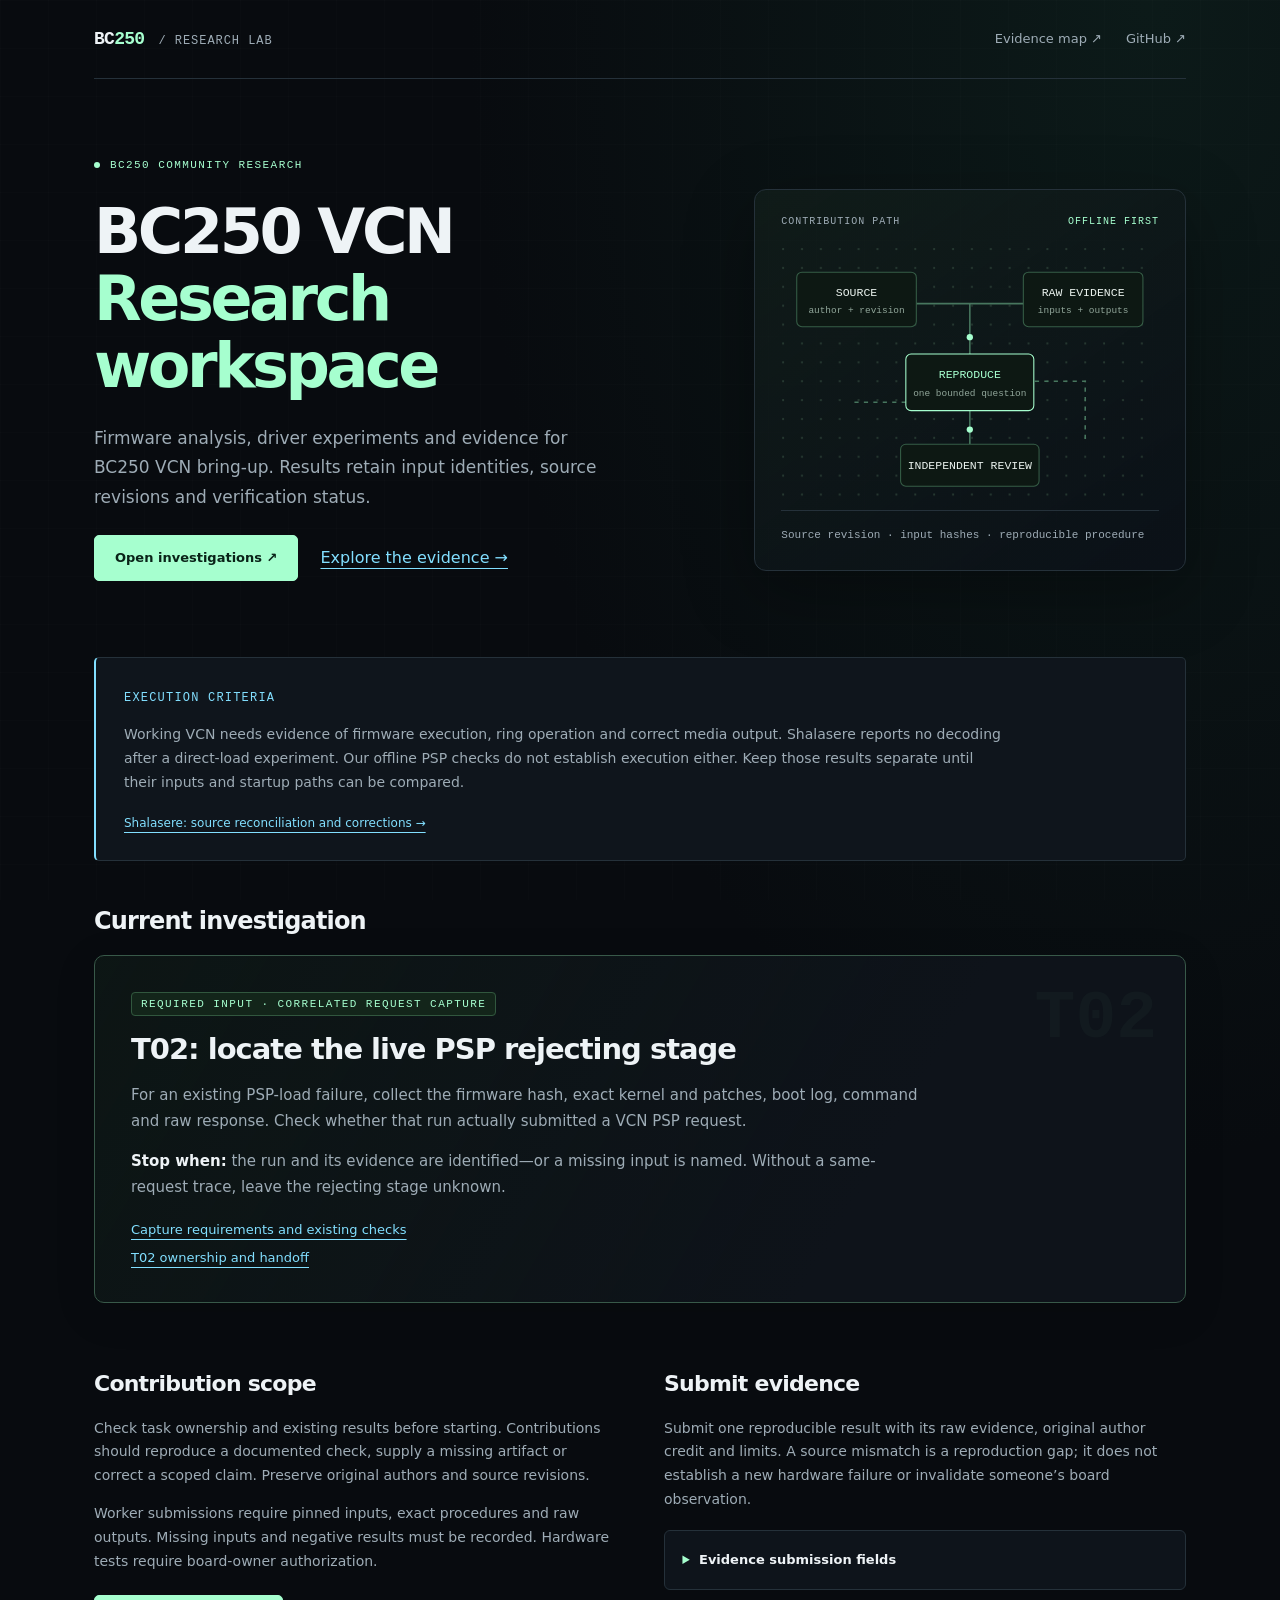
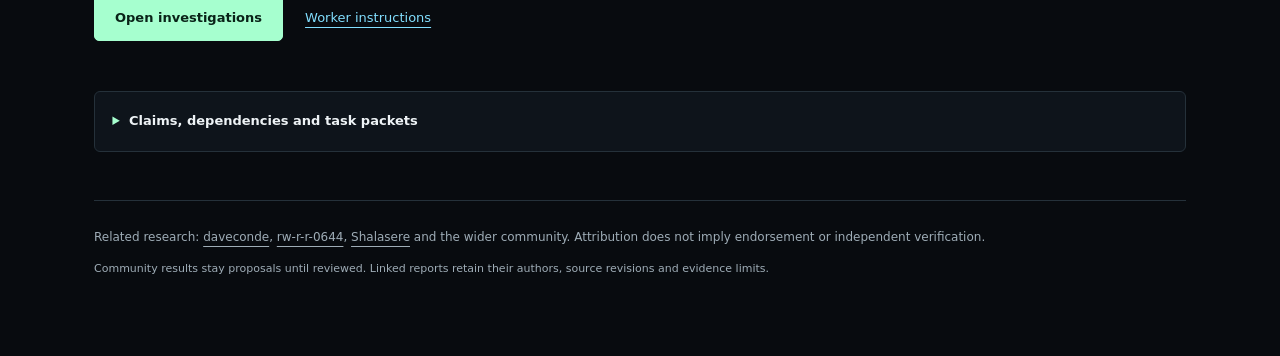
<file: index.html>
<!doctype html>
<html lang="en"><head><meta charset="utf-8"><meta name="viewport" content="width=device-width, initial-scale=1"><title>BC250 / Community Research Lab</title>
<link rel="stylesheet" href="assets/landing.css"><link rel="stylesheet" href="assets/terminal.css"><script defer src="assets/terminal.js"></script></head><body><main><header class="masthead"><a class="brand" href="index.html">BC<b>250</b><span>/ RESEARCH LAB</span></a><nav aria-label="Main navigation"><a href="map.html">Evidence map ↗</a><a href="https://github.com/hciengr/bc250-vcn-community">GitHub ↗</a></nav></header><section class="hero"><div>
<div class="eyebrow">BC250 community research</div><h1>BC250 VCN<br><span>Research workspace</span></h1>
<p class="intro">Firmware analysis, driver experiments and evidence for BC250 VCN bring-up. Results retain input identities, source revisions and verification status.</p>
<div class="links"><a class="button" href="https://github.com/hciengr/bc250-vcn-community/issues">Open investigations ↗</a><a href="map.html">Explore the evidence →</a></div></div><div class="hero-art"><div class="art-caption"><span>CONTRIBUTION PATH</span><span>OFFLINE FIRST</span></div><svg viewBox="0 0 360 240" role="img" aria-label="Sources lead to reproduction, independent review and shared evidence"><defs><pattern id="dots" width="18" height="18" patternUnits="userSpaceOnUse"><circle cx="2" cy="2" r="1" fill="#2a3e35"/></pattern></defs><rect width="360" height="240" fill="url(#dots)"/><g fill="none" stroke="#47765e" stroke-width="1.5"><path d="M72 54H180V108M288 54H180M180 148V188"/><path d="M70 148H136M224 128H290V188" stroke-dasharray="4 5"/></g><g fill="#0d1813" stroke="#365e47"><rect x="15" y="24" width="114" height="52" rx="5"/><rect x="231" y="24" width="114" height="52" rx="5"/><rect x="119" y="102" width="122" height="54" rx="5" stroke="#a6ffcf"/><rect x="114" y="188" width="132" height="40" rx="5"/></g><g font-family="monospace" text-anchor="middle" font-size="11"><text x="72" y="47" fill="#eaf2ee">SOURCE</text><text x="72" y="63" fill="#91a69a" font-size="9">author + revision</text><text x="288" y="47" fill="#eaf2ee">RAW EVIDENCE</text><text x="288" y="63" fill="#91a69a" font-size="9">inputs + outputs</text><text x="180" y="125" fill="#a6ffcf">REPRODUCE</text><text x="180" y="142" fill="#91a69a" font-size="9">one bounded question</text><text x="180" y="212" fill="#eaf2ee">INDEPENDENT REVIEW</text></g><g fill="#a6ffcf"><circle cx="180" cy="86" r="3"/><circle cx="180" cy="174" r="3"/></g></svg><p class="art-note">Source revision · input hashes · reproducible procedure</p></div></section>
<div class="connection"><strong>Execution criteria</strong><p>Working VCN needs evidence of firmware execution, ring operation and correct media output. Shalasere reports no decoding after a direct-load experiment. Our offline PSP checks do not establish execution either. Keep those results separate until their inputs and startup paths can be compared.</p><a href="evidence/shalasere-upstream-2026-10-01.md">Shalasere: source reconciliation and corrections →</a></div>
<h2>Current investigation</h2><article class="card"><span class="tag">Required input · correlated request capture</span><h3>T02: locate the live PSP rejecting stage</h3><p>For an existing PSP-load failure, collect the firmware hash, exact kernel and patches, boot log, command and raw response. Check whether that run actually submitted a VCN PSP request.</p><p><strong>Stop when:</strong> the run and its evidence are identified—or a missing input is named. Without a same-request trace, leave the rejecting stage unknown.</p><a href="https://github.com/hciengr/bc250-vcn-community/blob/investigate-t02/submissions/t02-stage-audit-2026-10-02.md">Capture requirements and existing checks</a><br><a href="https://github.com/hciengr/bc250-vcn-community/issues/4">T02 ownership and handoff</a></article>
<section class="content-grid"><div><h2>Contribution scope</h2><p>Check task ownership and existing results before starting. Contributions should reproduce a documented check, supply a missing artifact or correct a scoped claim. Preserve original authors and source revisions.</p><p>Worker submissions require pinned inputs, exact procedures and raw outputs. Missing inputs and negative results must be recorded. Hardware tests require board-owner authorization.</p>
<div class="links"><a class="button" href="https://github.com/hciengr/bc250-vcn-community/issues">Open investigations</a><a href="AGENTS.md">Worker instructions</a></div>
</div><div><h2>Submit evidence</h2><p>Submit one reproducible result with its raw evidence, original author credit and limits. A source mismatch is a reproduction gap; it does not establish a new hardware failure or invalidate someone’s board observation.</p>
<details><summary>Evidence submission fields</summary><p>Fill this in, then open an evidence issue or focused PR. Include task ID and snapshot identities when using a worker packet.</p><textarea id="starter" aria-label="Evidence submission fields" spellcheck="false">Question / task ID:
Human GitHub handle / worker ID:
Sources, author credit, revisions and input hashes:
Task snapshot commit / ledger SHA-256 (for worker tasks):
What I tried (exact steps):
Expected result / actual result:
Evidence files or links:
Controls / negative results:
What this supports / what remains unknown:
Missing input or bounded next step:
Stopping condition:</textarea><p><button class="button" id="copy">Copy submission fields</button> <span id="copied" role="status"></span></p><a href="https://github.com/hciengr/bc250-vcn-community/issues/new/choose">Open a contribution issue →</a></details>
</div></section><details><summary>Claims, dependencies and task packets</summary><p>The evidence map connects claims, source notes and task packets. Open it when you need the detailed research context.</p><div class="links"><a href="map.html">Open the evidence map and work board</a><a href="README.md">Project guide</a><a href="VERIFICATION.md">Verification details</a></div></details>
<footer>Related research: <a href="https://github.com/daveconde/bc250-vcn-enable">daveconde</a>, <a href="https://github.com/rw-r-r-0644/bc250-smu-unlock">rw-r-r-0644</a>, <a href="https://github.com/Shalasere/bc250-vcn-research">Shalasere</a> and the wider community. Attribution does not imply endorsement or independent verification.<p>Community results stay proposals until reviewed. Linked reports retain their authors, source revisions and evidence limits.</p></footer>
</main><script>if(/^#S\d+$/.test(location.hash)){location.replace("map.html"+location.hash);}document.querySelector('#copy').addEventListener('click',async()=>{const field=document.querySelector('#starter');try{await navigator.clipboard.writeText(field.value);document.querySelector('#copied').textContent='Copied.';}catch{field.focus();field.select();document.querySelector('#copied').textContent='Text selected. Press Ctrl+C or Command+C to copy.';}});</script></body></html>
</file>
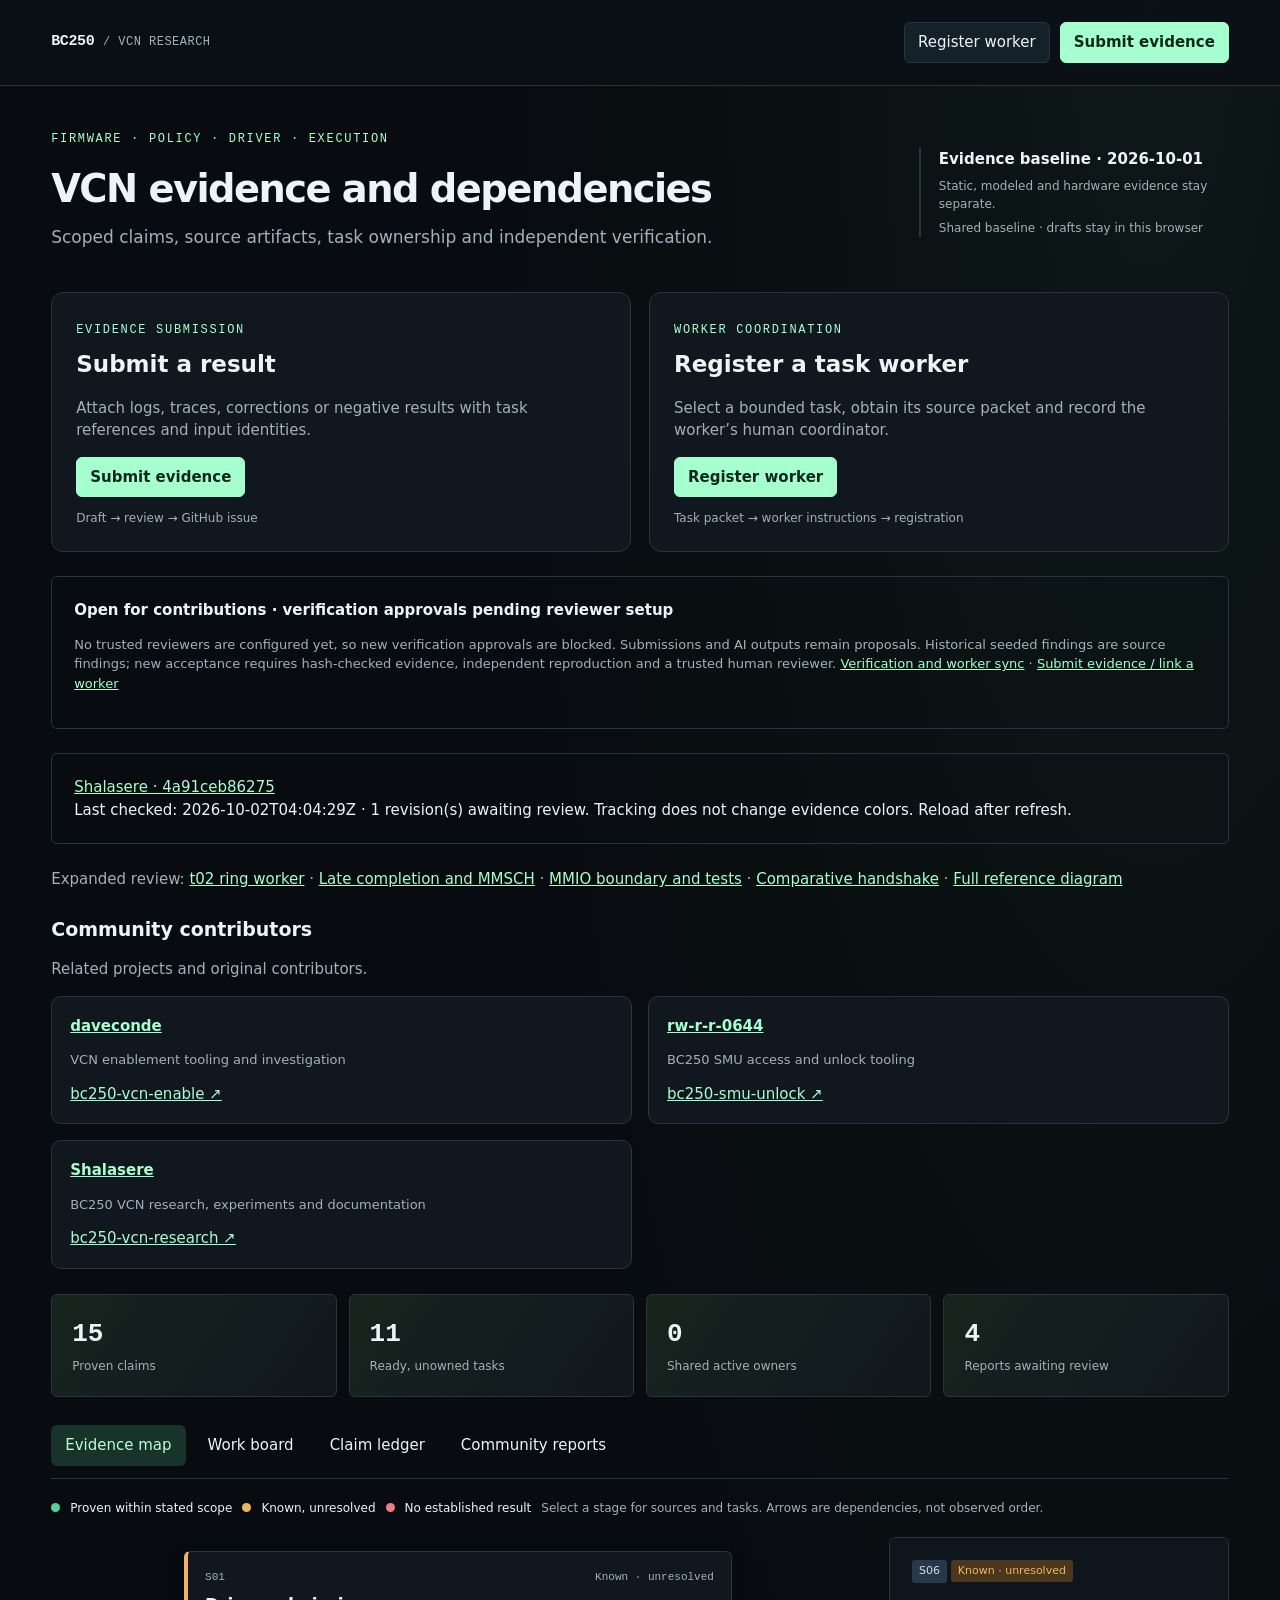
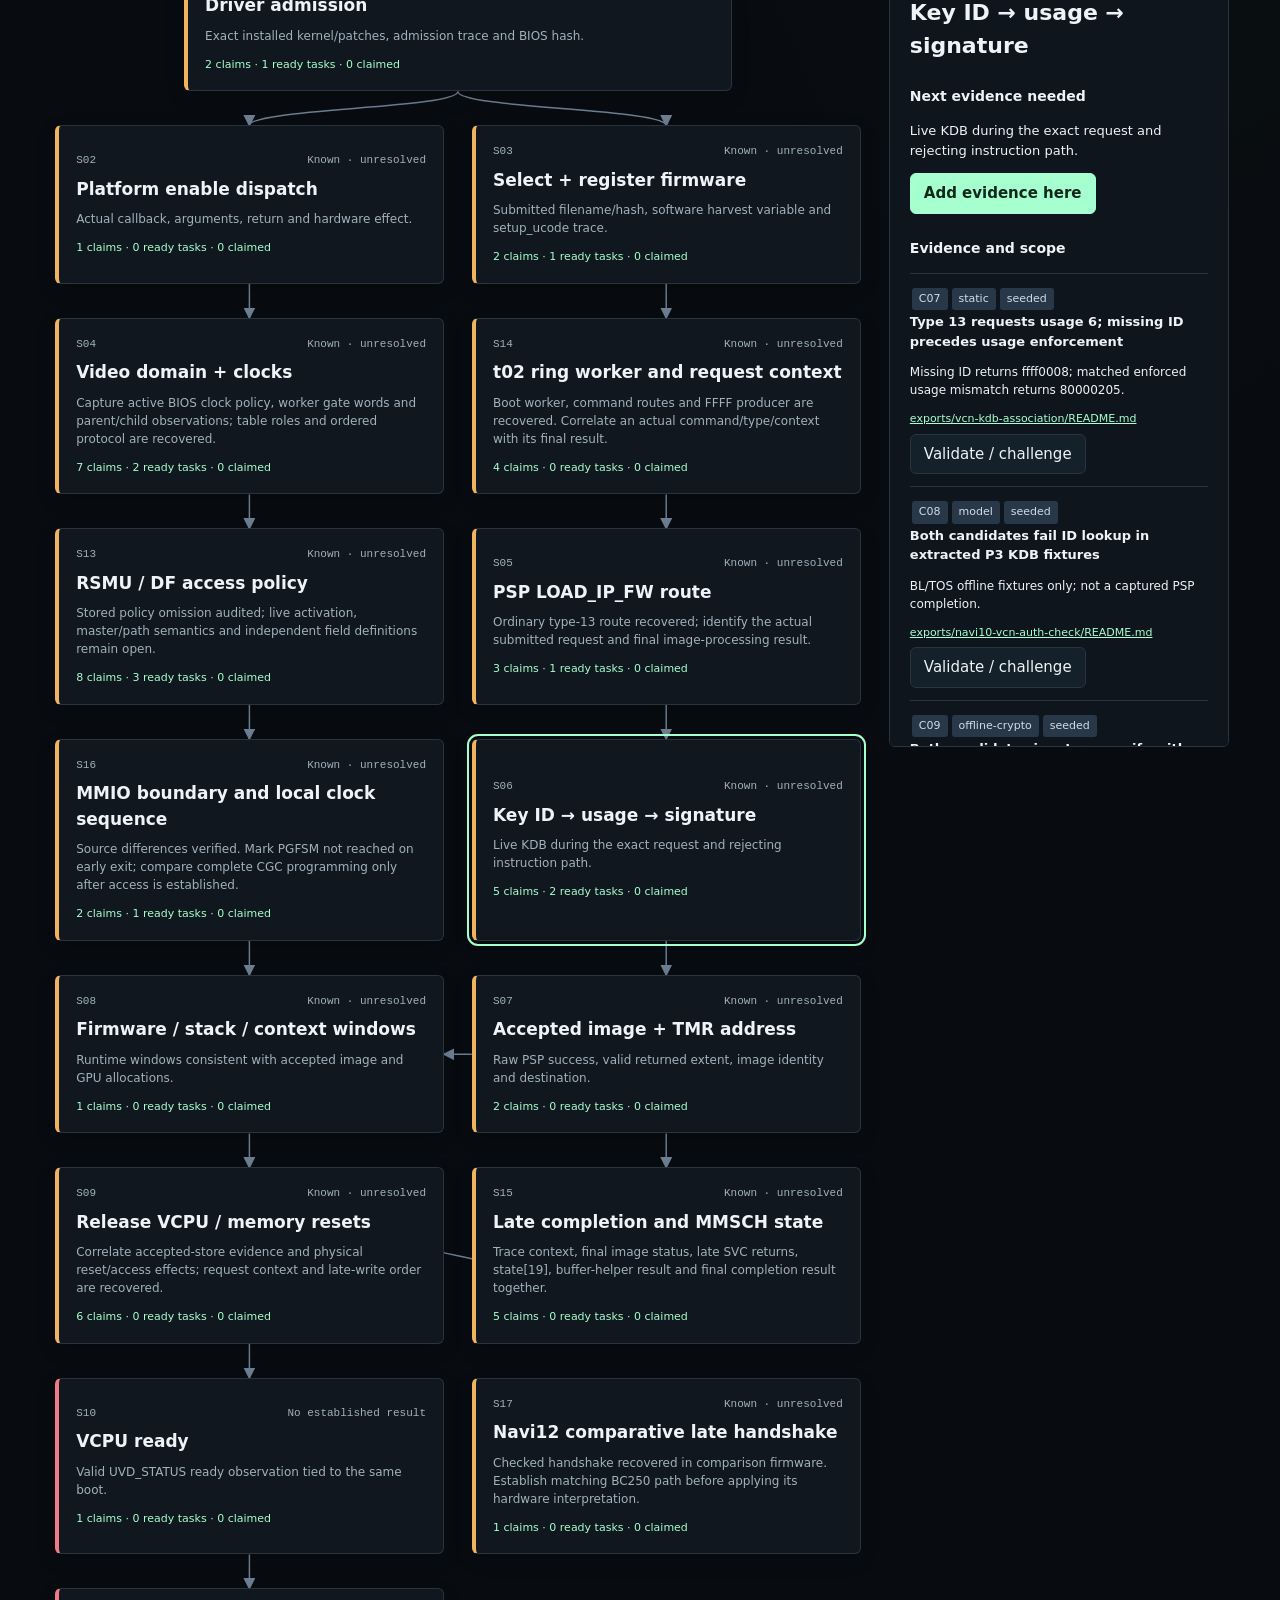
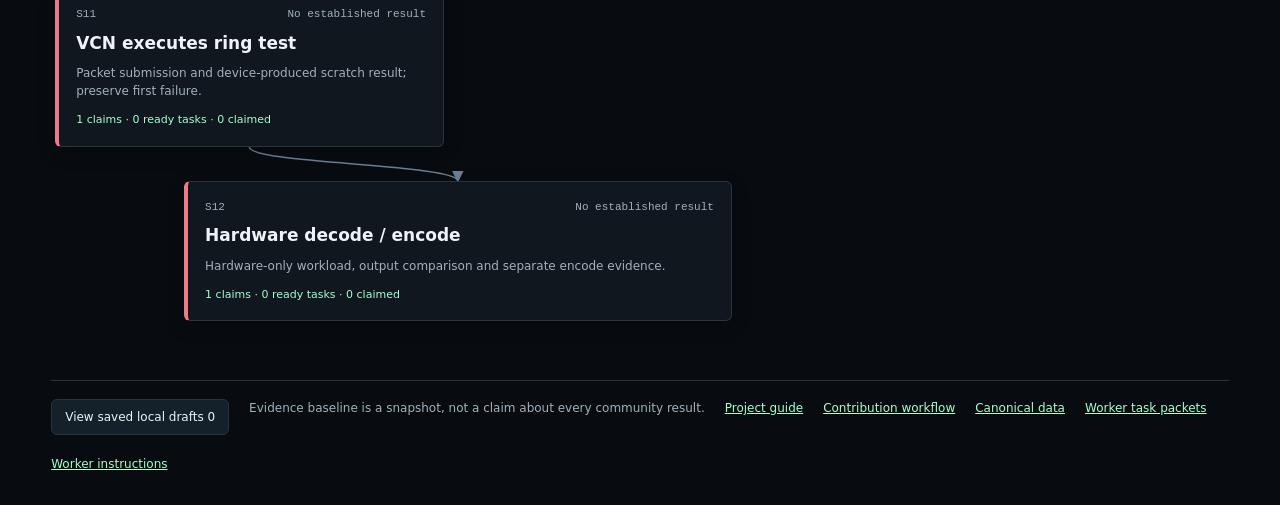
<file: map.html>
<!doctype html>
<html lang="en"><head><meta charset="utf-8"><meta name="viewport" content="width=device-width,initial-scale=1"><title>BC250 · VCN evidence map</title><link rel="stylesheet" href="assets/style.css"><script defer src="assets/data.js"></script><link rel="stylesheet" href="assets/terminal.css"><script defer src="assets/terminal.js"></script><script defer src="assets/app.js"></script><script defer src="assets/contributions.js"></script><link rel="stylesheet" href="assets/console-theme.css"></head>
<body><header><a class="brand" href="index.html">BC250 <span>/ VCN RESEARCH</span></a><div class="top-actions"><button id="link-worker">Register worker</button><button class="primary" id="contribute">Submit evidence</button></div></header>
<main><section class="intro"><div><p class="eyebrow">Firmware · policy · driver · execution</p><h1>VCN evidence and dependencies</h1><p class="lede">Scoped claims, source artifacts, task ownership and independent verification.</p></div><div class="baseline"><strong id="baseline"></strong><span>Static, modeled and hardware evidence stay separate.</span><span id="sync-state">Shared baseline · drafts stay in this browser</span></div></section>
<section class="join-actions" aria-label="Contribute to the research">
  <article><span class="eyebrow">Evidence submission</span><h2>Submit a result</h2><p>Attach logs, traces, corrections or negative results with task references and input identities.</p><button class="primary" id="start-evidence">Submit evidence</button><span class="action-note">Draft → review → GitHub issue</span></article>
  <article><span class="eyebrow">Worker coordination</span><h2>Register a task worker</h2><p>Select a bounded task, obtain its source packet and record the worker’s human coordinator.</p><button class="primary" id="start-worker">Register worker</button><span class="action-note">Task packet → worker instructions → registration</span></article>
</section>
<div class="info"><strong>Open for contributions · verification approvals pending reviewer setup</strong><p>No trusted reviewers are configured yet, so new verification approvals are blocked. Submissions and AI outputs remain proposals. Historical seeded findings are source findings; new acceptance requires hash-checked evidence, independent reproduction and a trusted human reviewer. <a href="VERIFICATION.md">Verification and worker sync</a> · <a href="https://github.com/hciengr/bc250-vcn-community/issues/new/choose" target="_blank" rel="noopener">Submit evidence / link a worker</a></p></div><div id="upstream-status" class="info"></div>
<p class="muted">Expanded review: <a href="#S14">t02 ring worker</a> · <a href="#S15">Late completion and MMSCH</a> · <a href="#S16">MMIO boundary and tests</a> · <a href="#S17">Comparative handshake</a> · <a href="assets/reference-map.svg" target="_blank" rel="noopener">Full reference diagram</a></p>
<script defer src="assets/upstream.js"></script><script defer src="assets/upstream-view.js"></script>
<section class="contributor-credits" aria-labelledby="contributor-title"><h2 id="contributor-title">Community contributors</h2><p class="muted">Related projects and original contributors.</p><div class="contributor-links"><article><a href="https://github.com/daveconde" target="_blank" rel="noopener"><strong>daveconde</strong></a><p>VCN enablement tooling and investigation</p><a href="https://github.com/daveconde/bc250-vcn-enable" target="_blank" rel="noopener">bc250-vcn-enable ↗</a></article><article><a href="https://github.com/rw-r-r-0644" target="_blank" rel="noopener"><strong>rw-r-r-0644</strong></a><p>BC250 SMU access and unlock tooling</p><a href="https://github.com/rw-r-r-0644/bc250-smu-unlock" target="_blank" rel="noopener">bc250-smu-unlock ↗</a></article><article><a href="https://github.com/Shalasere" target="_blank" rel="noopener"><strong>Shalasere</strong></a><p>BC250 VCN research, experiments and documentation</p><a href="https://github.com/Shalasere/bc250-vcn-research" target="_blank" rel="noopener">bc250-vcn-research ↗</a></article></div></section>
<div id="stats" class="stats"></div>
<nav aria-label="Project views"><button class="tab active" data-view="map">Evidence map</button><button class="tab" data-view="work">Work board</button><button class="tab" data-view="claims">Claim ledger</button><button class="tab" data-view="inbox">Community reports</button></nav>
<section id="view-map" class="view"><div class="legend"><span class="dot proven"></span>Proven within stated scope <span class="dot partial"></span>Known, unresolved <span class="dot unknown"></span>No established result <span class="muted">Select a stage for sources and tasks. Arrows are dependencies, not observed order.</span></div><div class="map-layout"><div id="map" class="map"><svg id="connections" aria-hidden="true"></svg></div><aside id="detail" class="detail" aria-live="polite"></aside></div></section>
<section id="view-work" class="view" hidden><div class="toolbar"><label>Search work<input id="task-search" placeholder="Reset, KDB, kernel…"></label><label>Your skills<select id="skill-filter"><option value="">All skills</option></select></label><label>Availability<select id="availability"><option value="all">All tasks</option><option value="ready">Ready and unowned</option><option value="claimed">Claimed work</option><option value="blocked">Waiting / review</option></select></label></div><div id="recommendations" class="recommendations"></div><div id="work-board" class="board"></div></section>
<section id="view-claims" class="view" hidden><div class="toolbar"><label>Search claims<input id="claim-search" placeholder="Address, source or finding…"></label><label>Evidence type<select id="kind-filter"><option value="">All types</option></select></label><label>Status<select id="state-filter"><option value="">All states</option><option value="proven">Proven</option><option value="partial">Unresolved</option><option value="unknown">Unknown result</option></select></label></div><div id="claim-ledger"></div></section>
<section id="view-inbox" class="view" hidden><div class="section-heading"><div><h2>Reports waiting for review</h2><p>Messages are sources, not automatically validated conclusions.</p></div><button id="report-button">Submit a report</button></div><div id="reports"></div><div class="info"><strong>Discord history import</strong><p>The channel URL alone did not provide access. Run the included importer on an authorized JSON export to retain message IDs, timestamps, authors and links. No messages are fetched or posted by this site.</p></div></section>
<footer><button id="export-drafts">View saved local drafts <span id="draft-count">0</span></button><span>Evidence baseline is a snapshot, not a claim about every community result.</span><a href="README.md">Project guide</a><a href="CONTRIBUTING.md">Contribution workflow</a><a href="data.json">Canonical data</a><a href="agent-tasks.json">Worker task packets</a><a href="AGENTS.md">Worker instructions</a></footer></main>
<dialog id="submission-dialog"><form id="submission-form"><div class="section-heading"><h2 id="dialog-title">Contribute evidence</h2><button type="button" id="close-dialog" aria-label="Close">×</button></div><p class="muted">Creates a local draft. Copy and submit it for shared review; this does not reserve work for other contributors.</p><input type="hidden" id="target"><label>Contribution type<select id="submission-type"><option value="evidence">New evidence</option><option value="validation">Independent validation</option><option value="claim">Claim a task</option><option value="handoff">Update / handoff</option><option value="negative">Negative result</option><option value="correction">Correction / counterevidence</option></select></label><label>Name or handle<input id="author" required maxlength="100"></label><label>Claim / task reference<input id="reference" placeholder="C23, T15 or S09" required></label><label>Source link / artifact path<input id="source" placeholder="Message permalink, log or report"></label><label>Environment and input hashes<textarea id="environment" rows="2" placeholder="BIOS, kernel, image hash, board, address space"></textarea></label><label>Finding, plan or handoff<textarea id="finding" rows="4" required placeholder="What changed? What did you observe? What remains unresolved?"></textarea></label><label>Reproduction / completion criterion<textarea id="reproduction" rows="3" required placeholder="Commands or bounded instruction path; expected / actual results"></textarea></label><label>Evidence type<select id="evidence-kind"><option value="community-report">Community report / proposed work</option><option value="static">Static instructions / table audit</option><option value="model">Offline model</option><option value="offline-crypto">Actual offline cryptographic validation</option><option value="hardware">Hardware observation</option></select></label><label>Planned task handoff / claim expiry<input type="date" id="claim-until"></label><label class="check"><input type="checkbox" id="independent">This intentionally reproduces existing work independently.</label><p id="submission-warning" role="status"></p><div class="dialog-actions"><button type="button" id="download-submission">View draft text</button><button type="submit" class="primary">Save local draft</button></div></form></dialog>
<dialog id="evidence-dialog" aria-labelledby="evidence-title"><form id="easy-evidence-form">
<div class="section-heading"><h2 id="evidence-title">Submit evidence</h2><button type="button" data-close="evidence-dialog" aria-label="Close evidence form">×</button></div>
<p class="muted">Prepare an evidence issue with source artifacts and reproduction details. Review and submit it on GitHub.</p>
<label>Task / claim reference<select id="easy-topic"></select></label>
<label>Result title<input id="easy-title" required maxlength="140" placeholder="For example: VCN version register responds after policy restoration"></label>
<label>Observation and scope<textarea id="easy-finding" required rows="4" placeholder="Procedure, observed result and unresolved questions"></textarea></label>
<label>Evidence type<select id="easy-kind"><option value="community-report">Unclassified report</option><option value="hardware">Board observation / hardware log</option><option value="static">Disassembly or table analysis</option><option value="model">Simulation or test fixture</option><option value="offline-crypto">Offline signature verification</option></select></label>
<label>Evidence link <span class="muted">(if you have one)</span><input id="easy-source" type="url" placeholder="https://…"></label>
<label class="check"><input id="easy-attach" type="checkbox">I’ll attach logs or files on GitHub instead.</label>
<details><summary>Reproduction details</summary>
<label>Exact reproduction procedure<textarea id="easy-method" rows="3" placeholder="Commands, input files, expected and actual results, controls"></textarea></label>
<label>Environment and hashes<textarea id="easy-environment" rows="2" placeholder="Board, boot, BIOS / firmware hashes, kernel, address space"></textarea></label>
<label>Name or credit<input id="easy-author" maxlength="100" placeholder="Your handle and any original investigator to credit"></label></details>
<p class="muted">Your post enters review. It does not mark a finding verified or complete.</p><p id="easy-error" role="status"></p>
<div class="dialog-actions"><button type="button" id="easy-download">View submission text</button><button class="primary" type="submit">Continue to GitHub →</button></div>
</form></dialog>
<dialog id="worker-dialog" aria-labelledby="worker-title"><form id="worker-form">
<div class="section-heading"><h2 id="worker-title">Register worker</h2><button type="button" data-close="worker-dialog" aria-label="Close worker form">×</button></div>
<p class="muted">Register worker identity, human coordinator and task scope. This form generates instructions; it does not execute a worker.</p>
<label>1. Select task<select id="worker-task" required></select></label>
<div id="worker-task-summary" class="worker-task-summary"></div>
<label>Work scope<select id="worker-mode"><option value="investigate">Investigate this task</option><option value="reproduce">Independently reproduce a result</option></select></label>
<label>Your GitHub username<input id="worker-human" required maxlength="39" pattern="[A-Za-z0-9-]+" placeholder="Human coordinator GitHub login"></label>
<label>Worker identifier<input id="worker-name" required maxlength="80" placeholder="For example: vcn-trace-worker"></label>
<div class="worker-step"><h3>2. Copy worker instructions</h3><p>The instructions include task scope, pinned evidence and verification requirements.</p><button type="button" id="copy-worker-prompt">Copy worker instructions</button><button type="button" id="download-worker-packet">View task packet</button><p id="worker-copy-status" role="status"></p><div class="worker-terminal"><div class="terminal-bar">research@bc250:~$ cat worker-instructions</div><textarea id="worker-prompt" readonly spellcheck="false" rows="9" aria-label="Worker instructions"></textarea></div></div>
<details><summary>Add a plan or handoff date <span class="muted">(optional)</span></summary><label>Your plan<textarea id="worker-plan" rows="2" placeholder="A bounded first step and expected output"></textarea></label><label>Planned handoff date<input type="date" id="worker-until"></label></details>
<p class="muted">3. Register on GitHub so others can coordinate. Check existing task issues before starting; registration awaits maintainer acceptance.</p><p id="worker-error" role="status"></p>
<div class="dialog-actions"><a id="worker-existing" target="_blank" rel="noopener">Check existing task issues</a><button class="primary" type="submit">Register worker on GitHub →</button></div>
</form></dialog>
<dialog id="handoff-dialog" aria-labelledby="handoff-title"><div class="section-heading"><h2 id="handoff-title">Submit the issue on GitHub</h2><button type="button" data-close="handoff-dialog" aria-label="Close submission handoff">×</button></div><p id="handoff-message"></p><p>Sign in, review the prefilled post, attach any files, then select <strong>Submit new issue</strong>. Your submission is only shared after that final step.</p><p id="handoff-long" hidden>The text is too long to prefill safely. Copy it below, then paste it into the GitHub issue.</p><div class="dialog-actions"><button id="handoff-copy" type="button">Copy submission</button><a class="primary action-link" id="handoff-open" target="_blank" rel="noopener">Open GitHub submission →</a></div><p id="handoff-copy-status" role="status"></p><details><summary>Review your submission</summary><pre id="handoff-preview"></pre></details></dialog>
<div id="toast" role="status" hidden></div></body></html>
</file>
<file: assets/landing.css>
:root{color-scheme:dark;--bg:#080b0f;--panel:#10151b;--line:#25313a;--ink:#eef3f6;--muted:#9eacb6;--mint:#a6ffcf;--cyan:#82dfff;--mono:ui-monospace,SFMono-Regular,Consolas,monospace}*{box-sizing:border-box}body{margin:0;background:radial-gradient(ellipse at 90% 0%,#12312866,transparent 42%),var(--bg);color:var(--ink);font:16px/1.7 system-ui,sans-serif}body:before{content:"";position:fixed;inset:0;background-image:linear-gradient(#ffffff03 1px,transparent 1px),linear-gradient(90deg,#ffffff03 1px,transparent 1px);background-size:48px 48px;pointer-events:none;z-index:-1}main{max-width:1160px;margin:auto;padding:0 34px 40px}a{color:var(--cyan);text-underline-offset:5px;text-decoration-thickness:1px}a:hover{color:var(--mint)}.masthead{display:flex;justify-content:space-between;align-items:center;gap:20px;border-bottom:1px solid var(--line);padding:28px 0}.brand{text-decoration:none;color:var(--ink);font:700 18px var(--mono);letter-spacing:-.04em}.brand b{color:var(--mint)}.brand span{color:var(--muted);font-weight:400;font-size:12px;letter-spacing:.08em;margin-left:14px}.masthead nav{display:flex;gap:24px}.masthead nav a{color:var(--muted);font-size:13px;text-decoration:none}.masthead nav a:hover{color:var(--ink)}.hero{display:grid;grid-template-columns:1.4fr 1fr;gap:56px;align-items:center;padding:78px 0 54px}.eyebrow,.tag,.section-label{font:11px/1.6 var(--mono);letter-spacing:.13em;text-transform:uppercase;color:var(--mint)}.eyebrow:before{content:"";display:inline-block;width:6px;height:6px;border-radius:50%;background:var(--mint);margin-right:10px}h1{font-size:clamp(36px,4.9vw,62px);line-height:1.08;letter-spacing:-.055em;font-weight:650;margin:24px 0}h1 span{color:var(--mint)}.intro{color:var(--muted);max-width:530px;font-size:17px;line-height:1.75}.links{display:flex;gap:22px;align-items:center;flex-wrap:wrap;margin:22px 0}.button{display:inline-flex;align-items:center;justify-content:center;text-decoration:none;background:var(--mint);color:#092318;border:1px solid var(--mint);padding:11px 20px;border-radius:5px;font-size:13px;font-weight:650;cursor:pointer}.button:hover{background:#c8ffe1;color:#092318;box-shadow:0 0 24px #a6ffcf18}.hero-art{position:relative;border:1px solid var(--line);border-radius:12px;background:linear-gradient(145deg,#15231d90,#0b1118);padding:26px;box-shadow:0 20px 70px #0005}.hero-art svg{width:100%;height:auto;display:block}.art-caption{display:flex;justify-content:space-between;color:var(--muted);font:10px var(--mono);letter-spacing:.1em;margin-bottom:20px}.art-caption span:last-child{color:var(--mint)}.art-note{border-top:1px solid var(--line);padding-top:16px;color:var(--muted);font:11px/1.6 var(--mono);margin-bottom:0}.connection{position:relative;background:#0f151c;border:1px solid var(--line);border-left:2px solid var(--cyan);border-radius:5px;padding:24px 28px;margin:0 0 44px}.connection strong{font:12px var(--mono);color:var(--cyan);text-transform:uppercase;letter-spacing:.1em}.connection p{color:var(--muted);font-size:14px;max-width:880px}.connection a{font-size:12px}h2{font-size:24px;line-height:1.35;letter-spacing:-.035em;margin:38px 0 18px}h3{font-size:29px;line-height:1.25;letter-spacing:-.035em;margin:16px 0}.card{position:relative;background:linear-gradient(120deg,#13241c70,#0e131a 70%);border:1px solid #385949;border-radius:10px;padding:32px 36px;max-width:100%;box-shadow:0 10px 40px #0002}.card:after{content:"T02";position:absolute;right:28px;top:24px;font:700 68px var(--mono);color:#a6ffcf08;pointer-events:none}.card p{color:var(--muted);font-size:15px;max-width:790px}.card strong{color:var(--ink)}.card a{font-size:13px}.card .tag{border:1px solid #31573e;padding:5px 9px;border-radius:4px;background:#13251a}.content-grid{display:grid;grid-template-columns:1fr 1fr;gap:48px;margin:28px 0}.content-grid p{font-size:14px;color:var(--muted)}.content-grid h2{font-size:22px}.content-grid .links a:not(.button){font-size:13px}details{border:1px solid var(--line);background:#0e141b;border-radius:6px;padding:18px 20px;margin:18px 0}summary{cursor:pointer;font-size:13px;font-weight:600;list-style-position:outside;margin-left:14px}summary::marker{color:var(--mint)}details p{color:var(--muted);font-size:13px}textarea{width:100%;min-height:230px;font:12px/1.8 var(--mono);background:var(--bg);color:var(--ink);border:1px solid var(--line);border-radius:5px;padding:16px}button{font:inherit}#copied{font-size:12px;color:var(--mint)}footer{border-top:1px solid var(--line);padding:26px 0;margin-top:48px;color:var(--muted);font-size:12px;line-height:1.8}footer a{color:var(--muted)}footer p{font-size:11px}button:focus-visible,a:focus-visible,summary:focus-visible,textarea:focus-visible{outline:2px solid var(--mint);outline-offset:5px}@media(max-width:760px){main{padding:0 20px 24px}.masthead{padding:20px 0}.brand span{display:none}.masthead nav{gap:16px}.hero{grid-template-columns:1fr;gap:28px;padding:42px 0}.hero-art{max-width:460px}.content-grid{grid-template-columns:1fr;gap:0}.card{padding:26px 22px}.connection{padding:20px}.card:after{font-size:48px}.links{gap:16px}}@media(prefers-reduced-motion:no-preference){a,button{transition:color .15s,background .15s,box-shadow .15s}@keyframes arrive{from{opacity:0;transform:translateY(8px)}to{opacity:1;transform:none}}}
</file>
<file: assets/terminal.css>
.terminal-dialog{padding:0;width:min(940px,95vw);background:#080d11;color:#dfebdf;border:1px solid #395348;border-radius:8px;box-shadow:0 30px 100px #0008}.terminal-dialog::backdrop{background:#05080ed9;backdrop-filter:blur(4px)}.terminal-bar{display:flex;align-items:center;gap:16px;padding:13px 18px;background:#17201e;border-bottom:1px solid #314139}.terminal-bar h2{font:12px ui-monospace,SFMono-Regular,Consolas,monospace;margin:0;flex:1;color:#c4d4cc}.terminal-lights{font-size:12px;letter-spacing:4px;color:#8ba996}.terminal-close{border:0;background:transparent;color:#dbe7df;font-size:22px;padding:0 5px}.terminal-command{font:12px ui-monospace,SFMono-Regular,Consolas,monospace;color:#a6ffcf;margin:18px 20px}.terminal-output,.worker-terminal textarea{display:block;background:#080d11;color:#dceadd;border:0;font:12px/1.8 ui-monospace,SFMono-Regular,Consolas,monospace;white-space:pre;overflow:auto;width:100%;height:min(52vh,500px);resize:vertical;padding:0 20px 20px;margin:0;border-radius:0}.terminal-actions{display:flex;align-items:center;justify-content:flex-end;gap:12px;border-top:1px solid #26392e;padding:14px 18px}.terminal-status{flex:1;font-size:12px;color:#a6ffcf}.terminal-actions button{font:12px system-ui;padding:9px 13px;border-radius:4px;cursor:pointer}.worker-terminal{border:1px solid #395348;border-radius:6px;overflow:hidden;margin:16px 0}.worker-terminal .terminal-bar{font:12px ui-monospace,SFMono-Regular,Consolas,monospace;color:#a6ffcf}.worker-terminal textarea{height:280px;padding:16px}button[data-packet]{font-size:12px}@media(max-width:600px){.terminal-dialog{width:96vw}.terminal-actions{flex-wrap:wrap}.terminal-status{flex-basis:100%}}
</file>
<file: assets/style.css>
:root{color-scheme:dark;--bg:#10151b;--panel:#18212a;--line:#303e4d;--muted:#a6b5c5;--green:#51d39b;--orange:#f0b45e;--red:#ef7b87;--ink:#edf3fa;--accent:#a2c7ff}*{box-sizing:border-box}body{margin:0;background:var(--bg);color:var(--ink);font:15px/1.5 system-ui,sans-serif}button,input,select,textarea{font:inherit}button,a{touch-action:manipulation}button{background:#22303e;color:var(--ink);border:1px solid var(--line);border-radius:8px;padding:8px 13px;cursor:pointer}button:hover{border-color:var(--accent)}button:focus-visible,a:focus-visible{outline:2px solid var(--accent);outline-offset:4px}.primary{background:#a2c7ff;color:#101b29;border-color:#a2c7ff;font-weight:650}header{display:flex;align-items:center;justify-content:space-between;padding:22px 4vw;border-bottom:1px solid var(--line);gap:16px}.brand{font-weight:800;letter-spacing:.08em}.brand span{font-weight:450;font-size:12px;color:var(--muted)}.top-actions{display:flex;gap:10px}main{max-width:1580px;margin:auto;padding:32px 4vw}.intro{display:flex;justify-content:space-between;gap:32px;align-items:center}.eyebrow{color:var(--accent);font-size:12px;text-transform:uppercase;letter-spacing:.14em}h1{font-size:clamp(26px,3vw,42px);margin:8px 0;font-weight:650;letter-spacing:-.04em}.lede{color:var(--muted);font-size:17px;margin-top:8px}.baseline{max-width:310px;border-left:2px solid var(--line);padding-left:18px}.baseline span{display:block;font-size:12px;color:var(--muted);margin-top:6px}.stats{display:grid;grid-template-columns:repeat(4,1fr);gap:12px;margin:25px 0}.stat{border:1px solid var(--line);background:var(--panel);padding:15px 18px;border-radius:10px}.stat strong{font-size:26px;display:block}.stat span{font-size:12px;color:var(--muted)}nav{display:flex;gap:8px;margin:28px 0 20px;border-bottom:1px solid var(--line);padding-bottom:12px;flex-wrap:wrap}.tab{border-color:transparent;background:transparent}.tab.active{background:#283c53;color:#d4e6ff}.legend{display:flex;flex-wrap:wrap;align-items:center;gap:10px;font-size:12px;margin-bottom:20px}.dot{width:9px;height:9px;border-radius:50%;display:inline-block}.dot.proven{background:var(--green)}.dot.partial{background:var(--orange)}.dot.unknown{background:var(--red)}.muted{color:var(--muted)}.map-layout{display:grid;grid-template-columns:minmax(0,1fr) 340px;gap:24px;align-items:start}.map{display:grid;grid-template-columns:1fr 1fr;gap:34px 28px;position:relative;min-width:0;padding:14px 4px 24px}.map svg{position:absolute;inset:0;width:100%;height:100%;pointer-events:none;overflow:visible}.stage{z-index:1;text-align:left;position:relative;background:var(--panel);padding:17px;border-radius:10px;width:100%;min-height:126px;border-left-width:4px}.stage.proven{border-left-color:var(--green)}.stage.partial{border-left-color:var(--orange)}.stage.unknown{border-left-color:var(--red)}.stage.selected{outline:2px solid var(--accent);outline-offset:3px}.stage.center{grid-column:1 / 3;width:68%;justify-self:center}.stage .meta{display:flex;justify-content:space-between;font-size:11px;color:var(--muted);gap:8px}.stage h3{margin:8px 0;font-size:17px}.stage p{margin:0;font-size:12px;color:var(--muted)}.stage .counts{margin-top:12px;font-size:11px;color:var(--accent)}.detail{position:sticky;top:18px;background:var(--panel);border:1px solid var(--line);border-radius:12px;padding:20px;max-height:90vh;overflow:auto}.detail h2{font-size:22px;margin:12px 0}.detail h3{font-size:14px;margin-top:24px}.detail p{font-size:13px}.badge{display:inline-block;font-size:11px;padding:3px 7px;border-radius:5px;background:#293848;color:#d0dce8;margin:2px}.badge.proven{color:var(--green);background:#173f31}.badge.partial{color:var(--orange);background:#49371e}.badge.unknown{color:var(--red);background:#4a2630}.claim-mini{border-top:1px solid var(--line);padding-top:12px;margin-top:12px}.claim-mini strong{display:block;font-size:13px}.claim-mini p{font-size:12px}.source{display:block;font-size:11px;word-break:break-word;margin:6px 0;color:var(--accent)}a{color:var(--accent)}.toolbar{display:flex;gap:16px;margin:12px 0 20px;flex-wrap:wrap}label{display:block;font-size:12px;color:var(--muted)}input,textarea,select{display:block;width:100%;background:#101820;border:1px solid var(--line);border-radius:7px;color:var(--ink);padding:9px;margin:5px 0 15px}.toolbar label:first-child{flex:1;min-width:200px}.toolbar label{min-width:180px}.recommendations{background:#182b3e;border:1px solid #354f6c;border-radius:10px;padding:18px;margin-bottom:24px}.recommendations h3{margin:0 0 10px}.board{display:grid;grid-template-columns:repeat(3,minmax(0,1fr));gap:18px}.lane h2{font-size:14px;color:var(--muted)}.task{background:var(--panel);border:1px solid var(--line);border-radius:10px;padding:17px;margin-bottom:14px}.task h3{font-size:16px;margin:8px 0}.task p{font-size:12px;color:var(--muted)}.task-actions{display:flex;gap:8px;flex-wrap:wrap;margin-top:14px}.task-actions button{font-size:12px}.priority{font-size:11px;color:var(--accent)}.ledger-row{display:grid;grid-template-columns:90px 1fr 180px;gap:16px;background:var(--panel);border:1px solid var(--line);padding:20px;border-radius:10px;margin-bottom:12px}.ledger-row h3{font-size:16px;margin:0 0 8px}.ledger-row p{margin:8px 0;font-size:13px;color:var(--muted)}.ledger-actions{display:flex;flex-direction:column;gap:8px}.ledger-actions button{font-size:12px}.section-heading{display:flex;align-items:center;justify-content:space-between;gap:14px}.section-heading h2{font-size:22px}.section-heading p{color:var(--muted);font-size:13px}.info{border:1px solid var(--line);padding:22px;border-radius:10px;margin:24px 0}.info p{font-size:13px;color:var(--muted)}footer{border-top:1px solid var(--line);margin-top:35px;padding-top:18px;display:flex;gap:20px;flex-wrap:wrap;font-size:12px;color:var(--muted)}dialog{background:var(--panel);color:var(--ink);border:1px solid var(--line);border-radius:14px;width:min(660px,95vw);max-height:90vh;padding:24px}dialog::backdrop{background:#000a}dialog h2{margin:0}dialog .muted{font-size:12px}.check{display:flex;align-items:center;gap:10px}.check input{width:auto;margin:0}.dialog-actions{display:flex;justify-content:flex-end;gap:10px;margin-top:20px}#submission-warning{font-size:12px;color:var(--orange)}#toast{position:fixed;bottom:24px;left:50%;transform:translateX(-50%);background:#d6e7ff;color:#152334;border-radius:8px;padding:12px 18px;z-index:10;max-width:90vw}.empty{font-size:13px;color:var(--muted);padding:15px}details summary{cursor:pointer;font-size:12px;color:var(--accent)}[hidden]{display:none!important}@media(max-width:1100px){.map-layout{grid-template-columns:minmax(0,1fr) 290px}.board{grid-template-columns:1fr 1fr}.lane:last-child{grid-column:1/3}}@media(max-width:800px){main{padding:22px 4vw}.intro{display:block}.baseline{margin:20px 0}.map-layout{grid-template-columns:1fr}.detail{position:static;max-height:none}.stats{grid-template-columns:1fr 1fr}.board{grid-template-columns:1fr}.lane:last-child{grid-column:auto}.ledger-row{grid-template-columns:1fr}.ledger-actions{flex-direction:row;flex-wrap:wrap}header{flex-wrap:wrap}.stage{padding:12px}.stage h3{font-size:14px}.map{gap:26px 14px}.stage.center{width:85%}}
.join-actions{display:grid;grid-template-columns:1fr 1fr;gap:18px;margin:24px 0}.join-actions article{background:var(--panel);border:1px solid var(--line);border-radius:12px;padding:24px}.join-actions h2{font-size:23px;margin:8px 0}.join-actions p{color:var(--muted);max-width:540px}.action-note{display:block;margin-top:12px;font-size:12px;color:var(--muted)}.action-link{display:inline-block;text-decoration:none;border-radius:8px;padding:8px 13px}.worker-task-summary{padding:14px;background:#101820;border:1px solid var(--line);border-radius:8px;margin-bottom:16px}.worker-task-summary p{font-size:13px;color:var(--muted)}.worker-step{border-top:1px solid var(--line);border-bottom:1px solid var(--line);padding:16px 0;margin:16px 0}.worker-step h3{margin:0 0 8px;font-size:16px}.worker-step p{font-size:13px;color:var(--muted)}#easy-error,#worker-error{color:var(--orange);font-size:13px}#handoff-preview{white-space:pre-wrap;overflow-wrap:anywhere;font-size:12px}#worker-prompt{font-size:12px}#worker-copy-status,#handoff-copy-status{font-size:12px;color:var(--accent)}@media(max-width:650px){.join-actions{grid-template-columns:1fr}.top-actions{flex-wrap:wrap}.dialog-actions{flex-wrap:wrap}.join-actions article{padding:18px}}
.contributor-credits{margin:24px 0}.contributor-credits h2{font-size:19px;margin-bottom:6px}.contributor-links{display:grid;grid-template-columns:1fr 1fr;gap:16px}.contributor-links article{border:1px solid var(--line);border-radius:10px;padding:18px;background:var(--panel)}.contributor-links p{font-size:13px;color:var(--muted)}@media(max-width:650px){.contributor-links{grid-template-columns:1fr}}
</file>
<file: assets/console-theme.css>
/* Shared visual treatment. Evidence state colors retain their meaning. */
:root{--bg:#080b0f;--panel:#10171e;--line:#28343e;--muted:#a1b1bd;--ink:#edf3f7;--accent:#a6ffcf}body{background:radial-gradient(ellipse at 90% 0%,#15312755,transparent 40%),var(--bg)}header{background:#0b1017d9}.brand{font-family:ui-monospace,SFMono-Regular,Consolas,monospace;letter-spacing:-.025em}.brand span{letter-spacing:.04em}button,.stat,.stage,.detail,.task,.ledger-row,.recommendations,.info,dialog{border-radius:6px}button{background:#14212a}.primary{background:#a6ffcf;color:#10271b;border-color:#a6ffcf}.tab.active{background:#183329;color:#baffd7}.stat{background:linear-gradient(125deg,#16241d,#10171e);padding:20px}.stat strong{font-family:ui-monospace,SFMono-Regular,Consolas,monospace}.eyebrow,.priority,.stage .meta{font-family:ui-monospace,SFMono-Regular,Consolas,monospace}.stage{box-shadow:0 6px 20px #0002}.stage:hover{background:#17232c}.detail{background:#0e151d}.recommendations{background:#10251c;border-color:#315443}.badge{border-radius:3px}h1{font-weight:650}dialog::backdrop{background:#05080edb;backdrop-filter:blur(5px)}input,textarea,select{background:#090f15;border-radius:4px}.top-actions{flex-wrap:wrap}header a.brand{text-decoration:none;color:var(--ink)}
</file>
